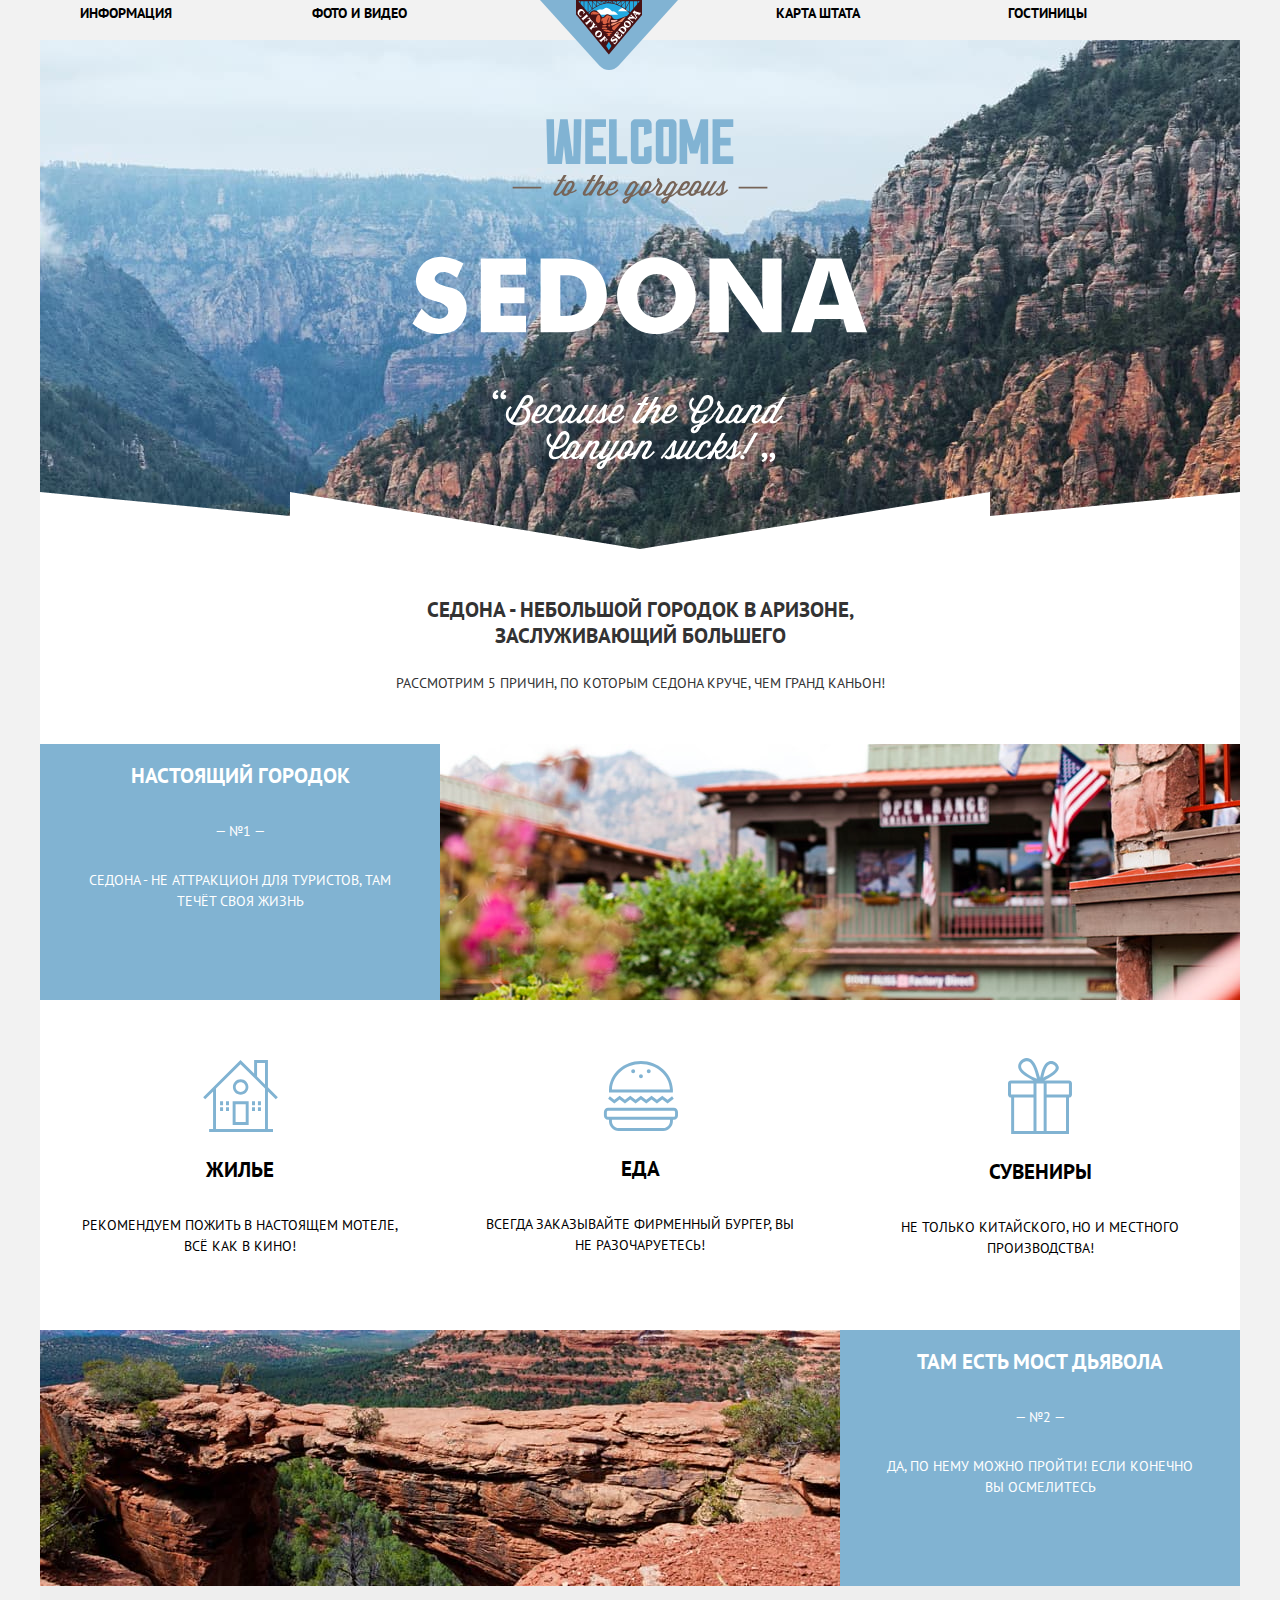
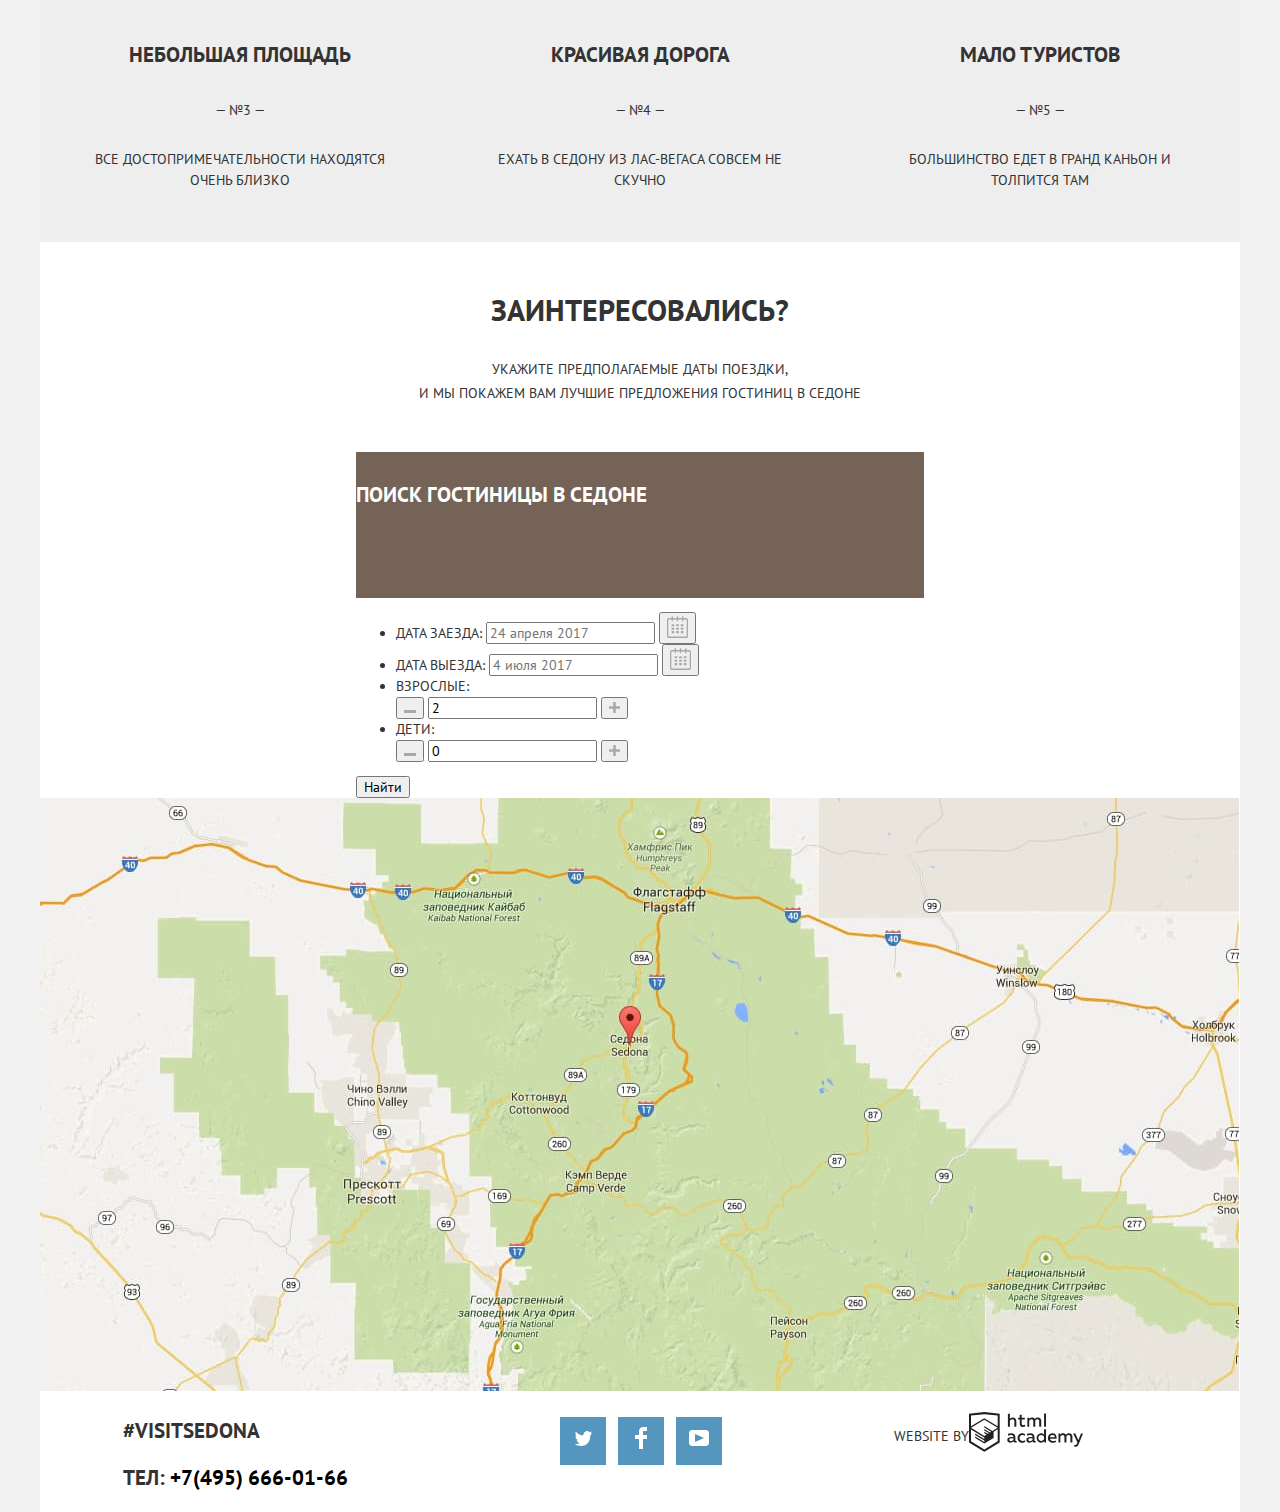
<file: index.html>
<!DOCTYPE html>
<html class="page" lang="ru">

<head>
  <meta charset="utf-8">
  <title>Sedona</title>
  <link href="https://fonts.googleapis.com/css2?family=PT+Sans:wght@400;700&display=swap" rel="stylesheet">
  <link rel="stylesheet" href="css/normalize.css">
  <link rel="stylesheet" href="css/style.css">
</head>

<body class="page-body">
  <header class="main-header">
    <nav class="main-nav">
      <a class="main-header-logo">
        <img src="img/logo-sedona.svg" width="138" height="70" alt="Логотип Седона">
      </a>
      <ul class="site-nav">
        <li class="navigation-item"><a href="#">Информация</a></li>
        <li class="navigation-item"><a href="#">Фото и видео</a></li>
        <li class="navigation-item navigation-item-three"><a href="#">Карта Штата</a></li>
        <li class="navigation-item "><a href="hotel.html">Гостиницы</a></li>
      </ul>
    </nav>
  </header>
  <main class="wrapper">
    <div class="banner">
      <img class="welcome-banner" src="img/welcome.svg" width="456" height="350" alt="Добро пожаловать в Седону">
    </div>
    <section class="introduction">
      <h1 class="visually-hidden">Гостиницы в Седоне </h1>
    </section>
    <section class="advantages">
      <div class="advantages-wrapper">
        <h2 class="intro-text">Преимущества</h2>
        <p class="thesis">Седона - небольшой городок в Аризоне, заслуживающий большего</p>
        <p class="thesis-text">Рассмотрим 5 причин, по которым Седона круче, чем гранд каньон!</p>
      </div>
      <ul class="features-list">
        <li class="feature-item">
          <div class="color-blue-fone">
            <h3 class="item-text color-insert">Настоящий городок</h3>
            <p class="item-number">— №1 —</p>
            <p class="advantages-feature-item">Седона - не аттракцион для туристов, там течёт своя жизнь</p>
          </div>
          <img class="img-home-sedona" src="img/real_city.jpg" width="800" height="256" alt="Дома Седоны">
          <ul class="advantages-list">
            <li class="feature-list-item">
              <div class="feature-icon">
                <svg width="75" height="72" viewBox="0 0 75 72" fill="none" xmlns="http://www.w3.org/2000/svg">
                  <path fill-rule="evenodd" clip-rule="evenodd"
                    d="M45.656 65.033H29.656V41.21H45.656V65.033ZM42.718 44.134H32.593V62.11H42.718V44.134Z"
                    fill="#81B3D2" />
                  <path fill-rule="evenodd" clip-rule="evenodd"
                    d="M72.771 39.253L74.847 37.185L64.939 27.32V0H51.127V13.567L37.5 0L0.151993 37.185L2.22899 39.253L10.061 31.458V69.076H6.12399V72H69.999V69.076H64.94V31.458L72.771 39.253ZM62.002 69.076H12.999V28.534L37.5 4.149L62.002 28.534V69.076ZM54.064 16.492L62.002 24.394V2.924H54.064V16.492Z"
                    fill="#81B3D2" />
                  <path fill-rule="evenodd" clip-rule="evenodd"
                    d="M37.656 34.7929C33.376 34.7929 29.906 31.3409 29.906 27.0799C29.906 22.8209 33.375 19.3669 37.656 19.3669C41.935 19.3669 45.406 22.8209 45.406 27.0799C45.406 31.3409 41.935 34.7929 37.656 34.7929ZM42.625 27.0799C42.625 24.3489 40.4 22.1349 37.656 22.1349C34.911 22.1349 32.686 24.3489 32.686 27.0799C32.686 29.8119 34.91 32.0279 37.656 32.0279C40.4 32.0279 42.625 29.8119 42.625 27.0799ZM17.061 41.2099H20.061V45.1289H17.061V41.2099ZM25.999 41.2099H22.999V45.1289H25.999V41.2099ZM17.061 47.1819H20.061V51.1009H17.061V47.1819ZM25.999 47.1819H22.999V51.1009H25.999V47.1819ZM48.998 41.2099H51.998V45.1289H48.998V41.2099ZM57.936 41.2099H54.936V45.1289H57.936V41.2099ZM48.998 47.1819H51.998V51.1009H48.998V47.1819ZM57.936 47.1819H54.936V51.1009H57.936V47.1819Z"
                    fill="#81B3D2" />
                </svg>
              </div>
              <h3 class="item-text">Жилье</h3>
              <p class="text-item">Рекомендуем пожить в настоящем мотеле, всё как в кино!</p>
            </li>
            <li class="feature-list-item">
              <div class="feature-icon">
                <svg width="75" height="70" viewBox="0 0 75 70" fill="none" xmlns="http://www.w3.org/2000/svg">
                  <path fill-rule="evenodd" clip-rule="evenodd"
                    d="M8.97802 31.544H69.855C69.896 30.925 69.924 30.303 69.924 29.674C69.924 29.2812 69.9081 28.8934 69.8922 28.5046V28.5045L69.892 28.501C69.227 12.657 55.186 0 37.952 0C20.719 0 6.67702 12.657 6.01302 28.501C5.99602 28.891 5.98102 29.281 5.98102 29.674C5.98102 30.303 6.00902 30.925 6.05102 31.544H8.97802ZM21.957 42.465L16.634 38.406L11.308 42.465L5.12002 37.751L6.84102 35.294L11.308 38.695L16.635 34.638L21.958 38.695L27.283 34.638L32.611 38.695L37.939 34.638L43.267 38.695L48.596 34.638L53.923 38.695L59.253 34.639L64.589 38.696L69.063 35.293L70.783 37.752L64.589 42.464L59.253 38.405L53.923 42.465L48.596 38.406L43.267 42.465L37.939 38.406L32.611 42.465L27.283 38.406L21.957 42.465ZM5.05102 46.71H70.854C73.128 46.71 74.988 48.65 74.988 51.023V54.527C74.988 56.899 73.127 58.84 70.853 58.84H69.923V59.893C69.923 65.429 65.581 69.958 60.275 69.958H15.629C10.322 69.958 5.98102 65.429 5.98102 59.893V58.84H5.05102C2.77702 58.84 0.916016 56.899 0.916016 54.527V51.023C0.916016 48.65 2.77702 46.71 5.05102 46.71ZM60.276 66.915C63.987 66.915 67.006 63.765 67.006 59.894H67.005V58.841H8.89802V59.894C8.89802 63.765 11.918 66.915 15.629 66.915H60.276ZM72.071 54.527C72.071 55.215 71.513 55.798 70.853 55.798H5.05102C4.39102 55.798 3.83402 55.216 3.83402 54.527V51.023C3.83402 50.335 4.39202 49.752 5.05102 49.752H70.853C71.513 49.752 72.071 50.334 72.071 51.023V54.527ZM66.973 28.501C66.302 14.359 53.543 3.043 37.952 3.043C22.361 3.043 9.60402 14.359 8.93102 28.501H66.973Z"
                    fill="#81B3D2" />
                  <path
                    d="M37.952 17.29C39.0262 17.29 39.897 16.3811 39.897 15.26C39.897 14.1388 39.0262 13.23 37.952 13.23C36.8778 13.23 36.007 14.1388 36.007 15.26C36.007 16.3811 36.8778 17.29 37.952 17.29Z"
                    fill="#81B3D2" />
                  <path
                    d="M30.172 12.26C31.2468 12.26 32.118 11.3511 32.118 10.23C32.118 9.10881 31.2468 8.19995 30.172 8.19995C29.0973 8.19995 28.226 9.10881 28.226 10.23C28.226 11.3511 29.0973 12.26 30.172 12.26Z"
                    fill="#81B3D2" />
                  <path
                    d="M45.732 12.26C46.8068 12.26 47.678 11.3511 47.678 10.23C47.678 9.10881 46.8068 8.19995 45.732 8.19995C44.6573 8.19995 43.786 9.10881 43.786 10.23C43.786 11.3511 44.6573 12.26 45.732 12.26Z"
                    fill="#81B3D2" />
                </svg>
              </div>
              <h3 class="item-text">Еда</h3>
              <p class="text-item">Всегда заказывайте фирменный бургер, вы не разочаруетесь!</p>
            </li>
            <li class="feature-list-item">
              <div class="feature-icon">
                <svg width="64" height="77" viewBox="0 0 64 77" fill="none" xmlns="http://www.w3.org/2000/svg">
                  <path fill-rule="evenodd" clip-rule="evenodd"
                    d="M61.097 23.501H36.312C50.125 16.602 51.229 12.25 50.72 9.816C49.558 5.853 45.028 2.793 40.718 4.409C35.149 6.498 33.581 14.797 32.074 20.796C30.15 14.726 28.29 6.982 23.938 3.059C22.677 1.921 20.843 0.794999 18.175 1.031C14.149 1.387 8.373 6.413 10.717 12.012C12.968 17.39 20.404 20.789 25.295 23.501H2.879C1.29355 23.5026 0.00715075 24.7846 0 26.37V37.692C0.00715075 39.2774 1.29355 40.5594 2.879 40.561H3.153V77H60.994V40.561H61.097C62.6828 40.5599 63.9698 39.2778 63.977 37.692V26.37C63.9698 24.7842 62.6828 23.5021 61.097 23.501ZM42.413 6.944C44.516 6.634 47.395 8.243 47.668 10.153C48.061 12.909 44.268 15.408 42.582 16.574C40.059 18.318 37.654 19.217 35.295 20.629C36.179 16.939 37.844 7.618 42.413 6.944ZM19.531 16.912C17.306 15.427 12.987 12.481 13.091 9.141C13.203 5.546 18.834 2.571 21.905 5.255C25.761 8.626 27.618 16.36 29.024 21.812C25.775 20.273 22.696 19.024 19.531 16.912ZM25.503 74.026H6.136V40.561H25.504V74.026H25.503ZM25.503 37.524H3.046V26.538H25.503V37.524ZM35.66 37.524V74.027H28.486V26.538H35.66V37.524ZM58.011 74.026H38.644V40.561H58.011V74.026ZM60.931 37.524H38.644V26.538H60.931V37.524Z"
                    fill="#81B3D2" />
                </svg>
              </div>
              <h3 class="item-text">Сувениры</h3>
              <p class="text-item">Не только китайского, но и местного производства!</p>
            </li>
          </ul>
        </li>
        <li class="feature-item  devil">
          <img class="img-devil" src="img/devil's_bridge.jpg" width="800" height="256" alt="Мост дьявола">
          <div class="feature-info color-blue-fone">
            <h3 class="item-text color-insert">Там есть Мост дьявола</h3>
            <p class="item-number">— №2 —</p>
            <p class="advantages-feature-item">Да, по нему можно пройти! Если конечно вы осмелитесь</p>
          </div>
        </li>
        <li class="color-grey-fone">
          <h3 class="item-text">Небольшая площадь</h3>
          <p>— №3 —</p>
          <p class="text-item">Все достопримечательности находятся очень близко</p>
        </li>
        <li class="color-grey-fone">
          <h3 class="item-text">Красивая дорога</h3>
          <p>— №4 —</p>
          <p class="text-item">Ехать в Седону из Лас-Вегаса совсем не скучно</p>
        </li>
        <li class="color-grey-fone">
          <h3 class="item-text">Мало туристов</h3>
          <p>— №5 —</p>
          <p class="text-item">Большинство едет в Гранд Каньон и толпится там</p>
        </li>
      </ul>
    </section>
    <section class="search-main">
      <h2 class="interested">Заинтересовались?</h2>
      <p class="interested-info">Укажите предполагаемые даты поездки,<br>
        и мы покажем Вам лучшие предложения гостиниц в Седоне</p>
    </section>
    <div class="search-block">
      <a class="button-search" href="#">Поиск гостиницы в седоне</a>
      <div class="form-block">
        <form id="searching-form" class="search-form">
          <ul class="list-reset search-list">
            <li class="search-option search-date">
              <label for="search-arrival">Дата заезда:</label>
              <input class="search-input-date search-input" type="text" name="arrival" id="search-arrival" placeholder="24 апреля 2017">
              <button type="button" class="calendar-button button-reset">
                <svg class="calendar" width="21" height="23" viewBox="0 0 21 23" fill="none" xmlns="http://www.w3.org/2000/svg">
                  <path fill-rule="evenodd" clip-rule="evenodd" d="M16.406 3.02498H19.251C20.217 3.02498 21 3.84698 21 4.86198V21.164C21 22.179 20.217 23 19.251 23H1.75C0.784 23 0 22.179 0 21.164V4.86198C0 3.84698 0.784 3.02498 1.75 3.02498H4.593V1.64798C4.593 1.26698 4.887 0.958984 5.25 0.958984C5.612 0.958984 5.906 1.26698 5.906 1.64798V3.02498H9.844V1.64798C9.844 1.26698 10.138 0.958984 10.501 0.958984C10.862 0.958984 11.156 1.26698 11.156 1.64798V3.02498H15.094V1.64798C15.094 1.26698 15.387 0.958984 15.75 0.958984C16.112 0.958984 16.406 1.26698 16.406 1.64798V3.02498ZM19.5646 21.484C19.6466 21.3979 19.691 21.2828 19.688 21.164H19.689V4.86198C19.689 4.60898 19.493 4.40298 19.252 4.40298H16.407V5.78098C16.407 6.16198 16.113 6.46998 15.751 6.46998C15.388 6.46998 15.095 6.16198 15.095 5.78098V4.40298H11.157V5.78098C11.157 6.16198 10.863 6.46998 10.502 6.46998C10.139 6.46998 9.845 6.16198 9.845 5.78098V4.40298H5.907V5.78098C5.907 6.16198 5.613 6.46998 5.251 6.46998C4.888 6.46998 4.594 6.16198 4.594 5.78098V4.40298H1.75C1.50263 4.40953 1.30696 4.61458 1.312 4.86198V21.164C1.30696 21.4114 1.50263 21.6164 1.75 21.623H19.251C19.3698 21.6201 19.4826 21.5701 19.5646 21.484Z" fill="#A9A9A9"></path>
                  <path fill-rule="evenodd" clip-rule="evenodd" d="M4.59399 9.22498H7.21899V11.291H4.59399V9.22498ZM4.59399 12.668H7.21899V14.735H4.59399V12.668ZM7.21899 16.112H4.59399V18.178H7.21899V16.112ZM9.18799 16.112H11.813V18.178H9.18799V16.112ZM11.813 12.668H9.18799V14.735H11.813V12.668ZM9.18799 9.22498H11.813V11.291H9.18799V9.22498ZM16.406 16.112H13.781V18.178H16.406V16.112ZM13.781 12.668H16.406V14.735H13.781V12.668ZM16.406 9.22498H13.781V11.291H16.406V9.22498Z" fill="#A9A9A9"></path>
                </svg>
              </button>
            </li>
            <li class="search-option search-date">
              <label for="search-depature">Дата выезда:</label>
              <input class="search-input-date search-input" type="text" name="depature" id="search-depature" placeholder="4 июля 2017">
              <button type="button" class="calendar-button button-reset">
                <svg class="calendar" width="21" height="23" viewBox="0 0 21 23" fill="none" xmlns="http://www.w3.org/2000/svg">
                  <path fill-rule="evenodd" clip-rule="evenodd" d="M16.406 3.02498H19.251C20.217 3.02498 21 3.84698 21 4.86198V21.164C21 22.179 20.217 23 19.251 23H1.75C0.784 23 0 22.179 0 21.164V4.86198C0 3.84698 0.784 3.02498 1.75 3.02498H4.593V1.64798C4.593 1.26698 4.887 0.958984 5.25 0.958984C5.612 0.958984 5.906 1.26698 5.906 1.64798V3.02498H9.844V1.64798C9.844 1.26698 10.138 0.958984 10.501 0.958984C10.862 0.958984 11.156 1.26698 11.156 1.64798V3.02498H15.094V1.64798C15.094 1.26698 15.387 0.958984 15.75 0.958984C16.112 0.958984 16.406 1.26698 16.406 1.64798V3.02498ZM19.5646 21.484C19.6466 21.3979 19.691 21.2828 19.688 21.164H19.689V4.86198C19.689 4.60898 19.493 4.40298 19.252 4.40298H16.407V5.78098C16.407 6.16198 16.113 6.46998 15.751 6.46998C15.388 6.46998 15.095 6.16198 15.095 5.78098V4.40298H11.157V5.78098C11.157 6.16198 10.863 6.46998 10.502 6.46998C10.139 6.46998 9.845 6.16198 9.845 5.78098V4.40298H5.907V5.78098C5.907 6.16198 5.613 6.46998 5.251 6.46998C4.888 6.46998 4.594 6.16198 4.594 5.78098V4.40298H1.75C1.50263 4.40953 1.30696 4.61458 1.312 4.86198V21.164C1.30696 21.4114 1.50263 21.6164 1.75 21.623H19.251C19.3698 21.6201 19.4826 21.5701 19.5646 21.484Z" fill="#A9A9A9"></path>
                  <path fill-rule="evenodd" clip-rule="evenodd" d="M4.59399 9.22498H7.21899V11.291H4.59399V9.22498ZM4.59399 12.668H7.21899V14.735H4.59399V12.668ZM7.21899 16.112H4.59399V18.178H7.21899V16.112ZM9.18799 16.112H11.813V18.178H9.18799V16.112ZM11.813 12.668H9.18799V14.735H11.813V12.668ZM9.18799 9.22498H11.813V11.291H9.18799V9.22498ZM16.406 16.112H13.781V18.178H16.406V16.112ZM13.781 12.668H16.406V14.735H13.781V12.668ZM16.406 9.22498H13.781V11.291H16.406V9.22498Z" fill="#A9A9A9"></path>
                </svg>
              </button>
            </li>
            <li class="search-option search-number">
              <label for="search-adults">Взрослые:</label>
              <div class="number-wrapper">
                <button class="number-button button-reset button-minus" type="button">
                  <svg class="sign" width="12" height="3" viewBox="0 0 12 3" fill="none" xmlns="http://www.w3.org/2000/svg">
                    <rect width="12" height="3" fill="#A9A9A9"></rect>
                  </svg>
                </button>
                <input class="search-input-number search-input input-number-reset" type="number" name="adults" id="search-adults" value="2" min="1">
                <button class="number-button button-reset button-plus" type="button">
                  <svg class="sign" width="11" height="11" viewBox="0 0 11 11" fill="none" xmlns="http://www.w3.org/2000/svg">
                    <path fill-rule="evenodd" clip-rule="evenodd" d="M4.23086 6.76932V11H6.76932V6.76932H11V4.23086H6.76932V0H4.23085V4.23086H0V6.76932H4.23086Z" fill="#A9A9A9"></path>
                  </svg>
                </button>
              </div>
            </li>
            <li class="search-option search-number">
              <label for="search-children">Дети:</label>
              <div class="number-wrapper">
                <button class="number-button button-reset button-minus" type="button">
                  <svg class="sign" width="12" height="3" viewBox="0 0 12 3" fill="none" xmlns="http://www.w3.org/2000/svg">
                    <rect width="12" height="3" fill="#A9A9A9"></rect>
                  </svg>
                </button>
                <input class="search-input-number search-input input-number-reset" type="number" name="children" id="search-children" value="0" min="0">
                <button class="number-button button-reset button-plus" type="button">
                  <svg class="sign" width="11" height="11" viewBox="0 0 11 11" fill="none" xmlns="http://www.w3.org/2000/svg">
                    <path fill-rule="evenodd" clip-rule="evenodd" d="M4.23086 6.76932V11H6.76932V6.76932H11V4.23086H6.76932V0H4.23085V4.23086H0V6.76932H4.23086Z" fill="#A9A9A9"></path>
                  </svg>
                </button>
              </div>
            </li>
          </ul>
          <button class="button-find" type="submit" value="Найти гостиницу">Найти</button>
        </form>
      </div>
    </div>
    <img class="map-column" src="img/bg-map.jpg" width="1199" height="594" alt="Карта города">
  </main>
  <footer class="page-footer">
    <section class="footer-info">
      <p>#visitSEDONA</p>
      <p>ТЕЛ: <a href="tel:+74956660166">+7(495) 666-01-66</a></p>
    </section>
    <section>
      <ul class="social-list">
        <li class="social-item">
          <a href="https://twitter.com/">
            <span class="visually-hidden">Twitter</span>
            <svg width="17" height="16" viewBox="0 0 17 16" fill="none" xmlns="http://www.w3.org/2000/svg">
              <path
                d="M10.95 1.14409C12.635 0.648089 13.934 1.41409 14.527 2.32309C15.2 2.09209 15.858 1.84209 16.538 1.61509C16.5249 2.30145 16.2117 2.94761 15.681 3.38309C16.366 3.55309 16.985 2.89209 16.985 2.89209C16.816 3.89209 15.979 4.68009 15.422 4.91609C15.191 11.6661 12.247 16.1331 5.34498 15.9981H4.89898C4.48898 15.9981 0.734977 15.5381 0.000976562 14.1111C2.27198 14.3071 3.89398 13.6891 4.69398 12.9341C3.73398 12.6341 2.01498 12.4571 1.71498 9.98409C2.06398 10.0901 2.27898 10.2121 2.90498 10.1031C1.70498 9.24709 0.373977 8.53009 0.447977 6.33009C0.732977 6.65809 1.51498 6.86609 1.78798 6.80209C1.08498 6.56109 -0.182023 3.44209 0.893977 1.85009C2.71198 3.70409 4.62898 5.45609 8.04598 5.62309C8.25398 3.33009 9.18298 1.79309 10.95 1.14409Z"
                fill="white" />
            </svg>
          </a>
        </li>
        <li class="social-item">
          <a href="https://www.facebook.com/">
            <span class="visually-hidden">Facebook</span>
            <svg width="12" height="22" viewBox="0 0 12 22" fill="none" xmlns="http://www.w3.org/2000/svg">
              <path d="M12 4V0H8C5.79086 0 4 1.79086 4 4V8H0V12H4V22H8V12H12V8H8V4H12Z" fill="white" />
            </svg>
          </a>
        </li>
        <li class="social-item">
          <a href="https://www.youtube.com/">
            <span class="visually-hidden">YouTube</span>
            <svg width="20" height="16" viewBox="0 0 20 16" fill="none" xmlns="http://www.w3.org/2000/svg">
              <path fill-rule="evenodd" clip-rule="evenodd"
                d="M3 0H17C18.65 0 20 1.35 20 3V13C20 14.65 18.65 16 17 16H3C1.35 16 0 14.65 0 13V3C0 1.35 1.35 0 3 0ZM6.027 4.002V11.998L15.014 8L6.027 4.002Z"
                fill="white"></path>
            </svg>
          </a>
        </li>
      </ul>
    </section>
    <section class="developers">
      <p class="developers-item">
        Website by
        <a href="https://up.htmlacademy.ru/htmlcss/29/project/sedona">
          <svg width="115" height="41" viewBox="0 0 115 41" fill="none" xmlns="http://www.w3.org/2000/svg">
            <path fill-rule="evenodd" clip-rule="evenodd"
              d="M15.5197 1.05737H15.3509L0 2.71895V31.4945L15.3509 40.8382L30.7018 31.4945V2.71895L15.5197 1.05737ZM77.0183 2.62185H75.0876V15.7311H77.0183V2.62185ZM40.8619 2.63264V7.76843C41.6131 6.9864 42.6386 6.5436 43.7105 6.53843C44.6823 6.47908 45.6329 6.84495 46.3253 7.54479C47.0177 8.24462 47.3866 9.21244 47.3399 10.2068V15.7634H45.367V10.4658C45.4231 9.94897 45.2754 9.43059 44.9566 9.02553C44.6377 8.62047 44.174 8.36218 43.6683 8.3079H43.3518C42.3456 8.36979 41.4321 8.9295 40.9041 9.80764V15.7634H38.8995V2.63264H40.8619ZM77.0183 31.4837H75.2775V30.0595C74.4828 31.1353 73.23 31.7538 71.9119 31.7211C69.4751 31.5528 67.5825 29.4822 67.5825 26.9845C67.5825 24.4867 69.4751 22.4162 71.9119 22.2479C73.1195 22.2052 74.2818 22.7203 75.0771 23.6505V18.3205H77.0183V31.4837ZM47.0656 30.0595C47.263 30.0515 47.4583 30.0152 47.6459 29.9516V31.3866C47.2482 31.5404 46.826 31.6172 46.4009 31.6132C45.6482 31.6769 44.9394 31.2429 44.639 30.5342C43.7036 31.31 42.5302 31.7227 41.3261 31.6995C39.733 31.6995 38.256 30.804 38.256 28.9482C38.256 26.65 40.3661 25.9379 42.1702 25.9379C42.9402 25.9505 43.707 26.0408 44.4596 26.2076V25.884C44.4596 24.805 43.6578 23.9742 42.1491 23.9742C41.0585 23.9764 39.9804 24.2116 38.9839 24.6647V22.8305C40.0678 22.451 41.204 22.2506 42.3495 22.2371C44.8394 22.2371 46.3693 23.4455 46.3693 26.1753V29.4121C46.3546 29.5668 46.401 29.721 46.4981 29.8406C46.5951 29.9601 46.7349 30.035 46.8862 30.0487H47.0656V30.0595ZM40.2711 28.8403C40.298 29.229 40.4761 29.5905 40.7655 29.844C41.055 30.0974 41.4317 30.2217 41.8115 30.189H41.9275C42.8819 30.1906 43.7973 29.8022 44.4702 29.11V27.5779C43.842 27.4414 43.2026 27.3655 42.5605 27.3513C41.5055 27.3513 40.2817 27.7074 40.2817 28.8403H40.2711ZM56.0229 22.9384C55.1962 22.4632 54.2596 22.2246 53.3115 22.2479H52.9422C51.7332 22.2873 50.5891 22.8166 49.7619 23.7192C48.9347 24.6218 48.4923 25.8236 48.5321 27.06V27.5024C48.6957 30.0004 50.805 31.8921 53.2482 31.7318C54.2519 31.7555 55.2477 31.5452 56.1601 31.1168V29.2718C55.3769 29.7215 54.4945 29.9591 53.5963 29.9624C52.5199 30.0288 51.4963 29.4793 50.9385 28.5356C50.3806 27.5918 50.3806 26.4095 50.9385 25.4658C51.4963 24.522 52.5199 23.9725 53.5963 24.039C54.461 24.0357 55.3066 24.2989 56.0229 24.7942V22.9384ZM66.1514 30.0595C66.3488 30.0515 66.5441 30.0152 66.7317 29.9516V31.3866C66.334 31.5404 65.9118 31.6172 65.4867 31.6132C64.734 31.6769 64.0252 31.2429 63.7248 30.5342C62.7894 31.31 61.616 31.7227 60.4119 31.6995C58.8188 31.6995 57.3417 30.804 57.3417 28.9482C57.3417 26.65 59.4518 25.9379 61.256 25.9379C62.0259 25.9505 62.7928 26.0408 63.5454 26.2076V25.884C63.5454 24.805 62.7436 23.9742 61.2349 23.9742C60.1443 23.9764 59.0662 24.2116 58.0697 24.6647V22.8305C59.1536 22.451 60.2897 22.2506 61.4353 22.2371C63.9252 22.2371 65.455 23.4455 65.455 26.1753V29.4121C65.4404 29.5668 65.4868 29.721 65.5838 29.8406C65.6809 29.9601 65.8207 30.035 65.972 30.0487H66.1514V30.0595ZM59.855 29.8481C59.5632 29.5943 59.3837 29.2311 59.3569 28.8403H59.378C59.378 27.7074 60.5385 27.3513 61.6569 27.3513C62.299 27.3655 62.9383 27.4414 63.5665 27.5779V29.11C62.8937 29.8022 61.9782 30.1906 61.0239 30.189H60.9078C60.5263 30.2247 60.1469 30.1019 59.855 29.8481ZM69.3271 26.9305C69.3271 25.2859 70.6308 23.9526 72.239 23.9526L72.2601 24.0066C73.4742 24.0066 74.5742 24.7382 75.0665 25.8732V28.0311C74.5856 29.1871 73.4673 29.9296 72.239 29.9084C70.6308 29.9084 69.3271 28.5752 69.3271 26.9305ZM83.3486 22.2479C86.8408 22.2479 88.0541 25.1395 87.4844 27.7397H80.922C81.1436 29.3582 82.6839 30.0163 84.2876 30.0163C85.2509 30.0196 86.2027 29.8021 87.0729 29.3797V31.1061C86.0736 31.5421 84.9939 31.7519 83.9078 31.7211C81.2385 31.7211 78.8963 30.189 78.8963 26.9521C78.8362 25.7502 79.2482 24.5736 80.0408 23.6841C80.8334 22.7945 81.9408 22.2658 83.1165 22.2155H83.3486V22.2479ZM80.8693 26.1753C80.9704 24.8237 82.1216 23.8104 83.4436 23.9095H83.4858C84.1064 23.8531 84.7196 24.08 85.1612 24.5295C85.6028 24.979 85.8275 25.6051 85.7752 26.24H80.8693V26.1753ZM89.489 31.4621V22.4961H91.2298V23.575C91.9777 22.7197 93.041 22.2229 94.1628 22.2047C95.2951 22.1328 96.3712 22.7163 96.9482 23.7153C97.7407 22.8335 98.8477 22.3161 100.018 22.2803C100.952 22.2327 101.859 22.6011 102.507 23.2901C103.154 23.9792 103.478 24.9213 103.394 25.8732V31.4837H101.39V25.9271C101.437 25.4734 101.306 25.0191 101.024 24.6647C100.743 24.3104 100.336 24.0852 99.8917 24.039H99.6174C98.7512 24.0941 97.9525 24.536 97.4335 25.2474V31.4837H95.4289V25.9271C95.4728 25.47 95.3357 25.0139 95.0481 24.6611C94.7606 24.3082 94.3467 24.088 93.8991 24.0497H93.6881C92.7466 24.1344 91.8915 24.6449 91.3564 25.4416V31.5161H89.5312L89.489 31.4621ZM113.977 22.4745H111.972L109.324 29.2718L106.306 22.4853H104.196L108.417 31.5484L108.237 32.0016C107.72 33.3611 107.003 34.0516 106.053 34.0516C105.75 34.0548 105.447 34.0112 105.156 33.9221V35.6161C105.536 35.7125 105.926 35.7632 106.317 35.7671C107.646 35.7671 108.902 35.0226 109.851 32.6813L113.977 22.4745ZM52.689 6.78658V3.54974L50.7266 4.01369V6.73264H49.144V8.49132H50.7899V12.9905C50.7231 13.817 51.0244 14.6301 51.61 15.2038C52.1955 15.7775 53.0028 16.0505 53.8073 15.9468C54.5996 15.9535 55.3875 15.8259 56.139 15.5692V13.8429C55.5727 14.0781 54.9672 14.199 54.356 14.199C53.2165 14.199 52.689 13.8105 52.689 12.6237V8.5129H55.8541V6.78658H52.689ZM58.3862 15.7526V6.75421H60.1376V7.83316C60.8811 6.97655 61.9403 6.476 63.0601 6.45211C64.1624 6.38099 65.2146 6.93142 65.8032 7.88711C66.5958 7.00534 67.7028 6.48794 68.8734 6.45211C69.8138 6.41462 70.7233 6.79859 71.364 7.50353C72.0046 8.20846 72.3126 9.16418 72.2073 10.1205V15.7418H70.2028V10.1853C70.2499 9.73151 70.1184 9.27721 69.8373 8.92287C69.5561 8.56853 69.1485 8.34334 68.7046 8.29711H68.4619C67.5957 8.35228 66.797 8.7942 66.278 9.50553V15.7418H64.2734V10.1853C64.3206 9.73151 64.1891 9.27721 63.9079 8.92287C63.6268 8.56853 63.2191 8.34334 62.7752 8.29711H62.5326C61.5911 8.38181 60.736 8.89229 60.2009 9.68895V15.7634H58.3862V15.7526ZM28.6972 30.3033L28.7078 30.2968L28.6972 30.3184V30.3033ZM28.6972 18.3205V30.3033L15.3509 38.4321L2.00459 30.3184V18.5147L15.2876 26.6068V28.0311L6.18257 22.5284V23.9418L15.3404 29.5632V31.0629L6.19312 25.4955V26.9521L15.3509 32.5734L24.5826 26.9197V20.8129L28.6972 18.3205ZM28.7078 16.7776L25.0362 18.9355L23.3482 20.0145L15.3087 15.0837V16.4971L22.156 20.7266L22.0083 20.8237L20.9532 21.4063L15.2876 17.9537V19.3995L19.761 22.1184L18.706 22.8413L15.3298 20.7913V22.2047L17.5454 23.5426L15.2982 24.9021L2.11009 16.864L15.3087 8.72869L28.7078 16.7776ZM15.2876 7.27211L28.7078 15.3534V4.56395L15.3615 3.12895L2.01514 4.56395V15.3534L15.2876 7.27211Z"
              fill="#231F20" />
          </svg>
        </a>
      </p>
    </section>
  </footer>
</body>

</html>
</file>
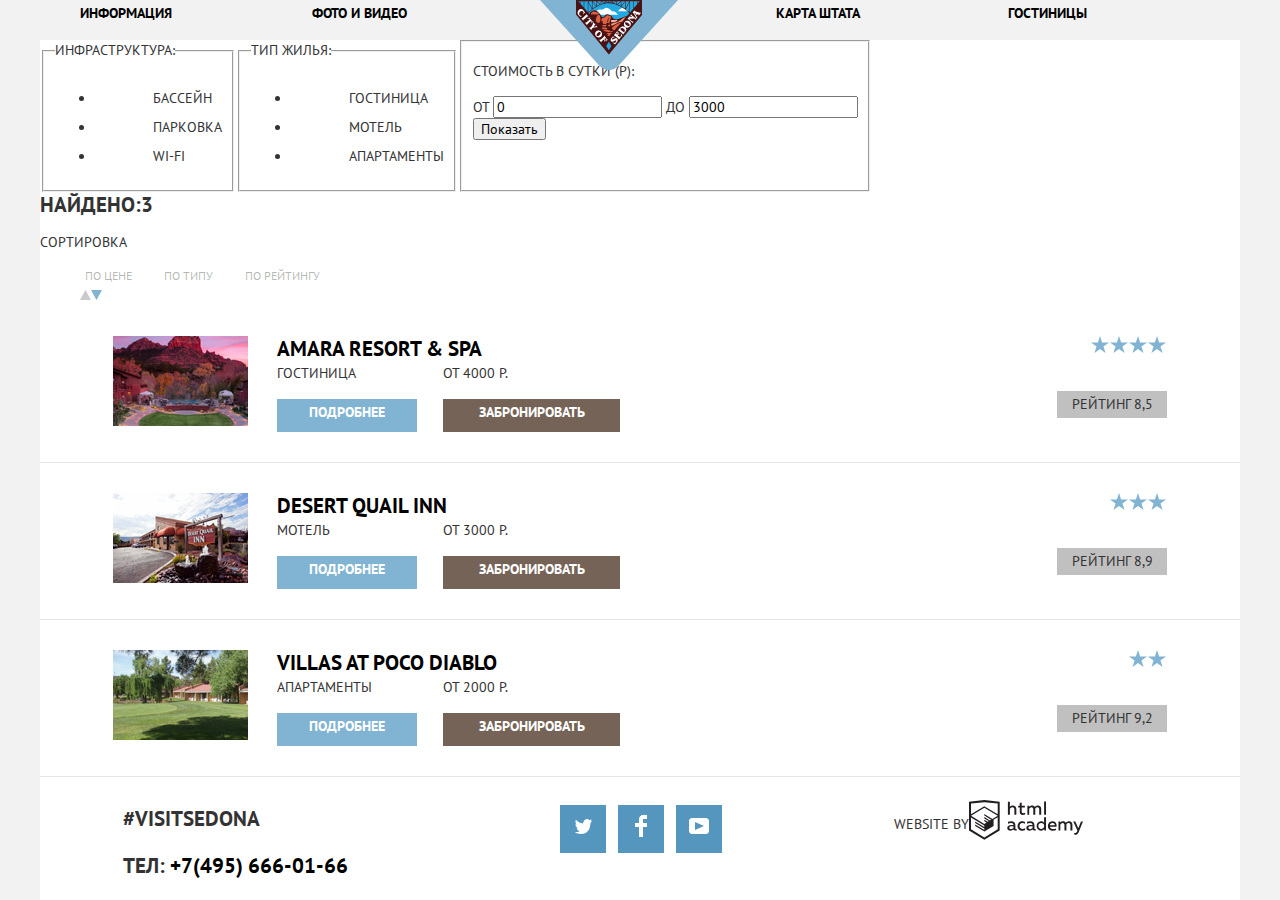
<file: hotel.html>
<!DOCTYPE html>
<html class="page" lang="ru">

<head>
  <meta charset="utf-8">
  <title>Sedona</title>
  <link href="https://fonts.googleapis.com/css2?family=PT+Sans:wght@400;700&display=swap" rel="stylesheet">
  <link rel="stylesheet" href="css/normalize.css">
  <link rel="stylesheet" href="css/style.css">
</head>

<body class="page-body">
  <header class="main-header">
    <nav class="main-nav">
      <a href="index.html" class="main-header-logo">
        <img src="img/logo-sedona.svg" width="138" height="70" alt="Логотип Седона">
      </a>
      <ul class="site-nav">
        <li class="navigation-item"><a href="index.html">Информация</a></li>
        <li class="navigation-item"><a href="#">Фото и видео</a></li>
        <li class="navigation-item navigation-item-three"><a href="#">Карта Штата</a></li>
        <li class="navigation-item "><a href="hotel.html">Гостиницы</a></li>
      </ul>
    </nav>
  </header>
  <main class="wrapper">
    <h1 class="visually-hidden">Каталог</h1>
    <section class="hotels-filter content-indent">
      <h2 class="visually-hidden">Фильтр товаров</h2>
      <form class="filter">
        <fieldset>
          <legend>Инфраструктура:</legend>
          <ul class="list-reset">
            <li class="filter-option filter-checkbox">
              <input class="visually-hidden filter-input-checkbox filter-input" type="checkbox" name="swimming" id="filter-swimming" checked="">
              <label for="filter-swimming">
                <svg class="checkbox-on" width="27" height="23" viewBox="0 0 27 23" fill="none" xmlns="http://www.w3.org/2000/svg">
                  <path d="M7.28505 7.48601L4.45605 10.315L12.2391 18.098L26.1711 4.16601L23.3431 1.33701L12.2391 12.439L7.28505 7.48601Z" fill="white"></path>
                  <path d="M21 20C21 20.542 20.542 21 20 21H3C2.458 21 2 20.542 2 20V3C2 2.458 2.458 2 3 2H19.908L21.493 0.415C21.041 0.146542 20.5257 0.00329969 20 0H3C1.35 0 0 1.35 0 3V20C0 21.65 1.35 23 3 23H20C21.65 23 23 21.65 23 20V10.171L21 12.171V20Z" fill="white"></path>
                </svg>
                <svg class="checkbox-off" width="23" height="23" viewBox="0 0 23 23" fill="none" xmlns="http://www.w3.org/2000/svg">
                  <path fill-rule="evenodd" clip-rule="evenodd" d="M3 0H20C21.65 0 23 1.35 23 3V20C23 21.65 21.65 23 20 23H3C1.35 23 0 21.65 0 20V3C0 1.35 1.35 0 3 0ZM21 3C21 2.458 20.542 2 20 2H3C2.458 2 2 2.458 2 3V20C2 20.542 2.458 21 3 21H20C20.542 21 21 20.542 21 20V3Z" fill="white"></path>
                </svg>
                Бассейн
              </label>
            </li>
            <li class="filter-option filter-checkbox">
              <input class="visually-hidden filter-input-checkbox filter-input" type="checkbox" name="parking" id="filter-parking">
              <label for="filter-parking">
                <svg class="checkbox-on" width="27" height="23" viewBox="0 0 27 23" fill="none" xmlns="http://www.w3.org/2000/svg">
                  <path d="M7.28505 7.48601L4.45605 10.315L12.2391 18.098L26.1711 4.16601L23.3431 1.33701L12.2391 12.439L7.28505 7.48601Z" fill="white"></path>
                  <path d="M21 20C21 20.542 20.542 21 20 21H3C2.458 21 2 20.542 2 20V3C2 2.458 2.458 2 3 2H19.908L21.493 0.415C21.041 0.146542 20.5257 0.00329969 20 0H3C1.35 0 0 1.35 0 3V20C0 21.65 1.35 23 3 23H20C21.65 23 23 21.65 23 20V10.171L21 12.171V20Z" fill="white"></path>
                </svg>
                <svg class="checkbox-off" width="23" height="23" viewBox="0 0 23 23" fill="none" xmlns="http://www.w3.org/2000/svg">
                  <path fill-rule="evenodd" clip-rule="evenodd" d="M3 0H20C21.65 0 23 1.35 23 3V20C23 21.65 21.65 23 20 23H3C1.35 23 0 21.65 0 20V3C0 1.35 1.35 0 3 0ZM21 3C21 2.458 20.542 2 20 2H3C2.458 2 2 2.458 2 3V20C2 20.542 2.458 21 3 21H20C20.542 21 21 20.542 21 20V3Z" fill="white"></path>
                </svg>
                Парковка
              </label>
            </li>
            <li class="filter-option filter-checkbox">
              <input class="visually-hidden filter-input-checkbox filter-input" type="checkbox" name="wifi" id="filter-wifi">
              <label for="filter-wifi">
                <svg class="checkbox-on" width="27" height="23" viewBox="0 0 27 23" fill="none" xmlns="http://www.w3.org/2000/svg">
                  <path d="M7.28505 7.48601L4.45605 10.315L12.2391 18.098L26.1711 4.16601L23.3431 1.33701L12.2391 12.439L7.28505 7.48601Z" fill="white"></path>
                  <path d="M21 20C21 20.542 20.542 21 20 21H3C2.458 21 2 20.542 2 20V3C2 2.458 2.458 2 3 2H19.908L21.493 0.415C21.041 0.146542 20.5257 0.00329969 20 0H3C1.35 0 0 1.35 0 3V20C0 21.65 1.35 23 3 23H20C21.65 23 23 21.65 23 20V10.171L21 12.171V20Z" fill="white"></path>
                </svg>
                <svg class="checkbox-off" width="23" height="23" viewBox="0 0 23 23" fill="none" xmlns="http://www.w3.org/2000/svg">
                  <path fill-rule="evenodd" clip-rule="evenodd" d="M3 0H20C21.65 0 23 1.35 23 3V20C23 21.65 21.65 23 20 23H3C1.35 23 0 21.65 0 20V3C0 1.35 1.35 0 3 0ZM21 3C21 2.458 20.542 2 20 2H3C2.458 2 2 2.458 2 3V20C2 20.542 2.458 21 3 21H20C20.542 21 21 20.542 21 20V3Z" fill="white"></path>
                </svg>
                Wi-Fi
              </label>
            </li>
          </ul>
        </fieldset>
        <fieldset>
          <legend>Тип жилья:</legend>
          <ul class="list-reset">
            <li class="filter-option filter-checkbox">
              <input class="visually-hidden filter-input-checkbox filter-input" type="checkbox" name="swimming" id="filter-hosterly" checked="">
              <label for="filter-hosterly">
                <svg class="checkbox-on" width="27" height="23" viewBox="0 0 27 23" fill="none" xmlns="http://www.w3.org/2000/svg">
                  <path d="M7.28505 7.48601L4.45605 10.315L12.2391 18.098L26.1711 4.16601L23.3431 1.33701L12.2391 12.439L7.28505 7.48601Z" fill="white"></path>
                  <path d="M21 20C21 20.542 20.542 21 20 21H3C2.458 21 2 20.542 2 20V3C2 2.458 2.458 2 3 2H19.908L21.493 0.415C21.041 0.146542 20.5257 0.00329969 20 0H3C1.35 0 0 1.35 0 3V20C0 21.65 1.35 23 3 23H20C21.65 23 23 21.65 23 20V10.171L21 12.171V20Z" fill="white"></path>
                </svg>
                <svg class="checkbox-off" width="23" height="23" viewBox="0 0 23 23" fill="none" xmlns="http://www.w3.org/2000/svg">
                  <path fill-rule="evenodd" clip-rule="evenodd" d="M3 0H20C21.65 0 23 1.35 23 3V20C23 21.65 21.65 23 20 23H3C1.35 23 0 21.65 0 20V3C0 1.35 1.35 0 3 0ZM21 3C21 2.458 20.542 2 20 2H3C2.458 2 2 2.458 2 3V20C2 20.542 2.458 21 3 21H20C20.542 21 21 20.542 21 20V3Z" fill="white"></path>
                </svg>
                Гостиница
              </label>
            </li>
            <li class="filter-option filter-checkbox">
              <input class="visually-hidden filter-input-checkbox filter-input" type="checkbox" name="motel" id="filter-motel" checked="">
              <label for="filter-motel">
                <svg class="checkbox-on" width="27" height="23" viewBox="0 0 27 23" fill="none" xmlns="http://www.w3.org/2000/svg">
                  <path d="M7.28505 7.48601L4.45605 10.315L12.2391 18.098L26.1711 4.16601L23.3431 1.33701L12.2391 12.439L7.28505 7.48601Z" fill="white"></path>
                  <path d="M21 20C21 20.542 20.542 21 20 21H3C2.458 21 2 20.542 2 20V3C2 2.458 2.458 2 3 2H19.908L21.493 0.415C21.041 0.146542 20.5257 0.00329969 20 0H3C1.35 0 0 1.35 0 3V20C0 21.65 1.35 23 3 23H20C21.65 23 23 21.65 23 20V10.171L21 12.171V20Z" fill="white"></path>
                </svg>
                <svg class="checkbox-off" width="23" height="23" viewBox="0 0 23 23" fill="none" xmlns="http://www.w3.org/2000/svg">
                  <path fill-rule="evenodd" clip-rule="evenodd" d="M3 0H20C21.65 0 23 1.35 23 3V20C23 21.65 21.65 23 20 23H3C1.35 23 0 21.65 0 20V3C0 1.35 1.35 0 3 0ZM21 3C21 2.458 20.542 2 20 2H3C2.458 2 2 2.458 2 3V20C2 20.542 2.458 21 3 21H20C20.542 21 21 20.542 21 20V3Z" fill="white"></path>
                </svg>
                Мотель
              </label>
            </li>
            <li class="filter-option filter-checkbox">
              <input class="visually-hidden filter-input-checkbox filter-input" type="checkbox" name="apartments" id="filter-apartments" checked="">
              <label for="filter-apartments">
                <svg class="checkbox-on" width="27" height="23" viewBox="0 0 27 23" fill="none" xmlns="http://www.w3.org/2000/svg">
                  <path d="M7.28505 7.48601L4.45605 10.315L12.2391 18.098L26.1711 4.16601L23.3431 1.33701L12.2391 12.439L7.28505 7.48601Z" fill="white"></path>
                  <path d="M21 20C21 20.542 20.542 21 20 21H3C2.458 21 2 20.542 2 20V3C2 2.458 2.458 2 3 2H19.908L21.493 0.415C21.041 0.146542 20.5257 0.00329969 20 0H3C1.35 0 0 1.35 0 3V20C0 21.65 1.35 23 3 23H20C21.65 23 23 21.65 23 20V10.171L21 12.171V20Z" fill="white"></path>
                </svg>
                <svg class="checkbox-off" width="23" height="23" viewBox="0 0 23 23" fill="none" xmlns="http://www.w3.org/2000/svg">
                  <path fill-rule="evenodd" clip-rule="evenodd" d="M3 0H20C21.65 0 23 1.35 23 3V20C23 21.65 21.65 23 20 23H3C1.35 23 0 21.65 0 20V3C0 1.35 1.35 0 3 0ZM21 3C21 2.458 20.542 2 20 2H3C2.458 2 2 2.458 2 3V20C2 20.542 2.458 21 3 21H20C20.542 21 21 20.542 21 20V3Z" fill="white"></path>
                </svg>
                Апартаменты
              </label>
            </li>
          </ul>
        </fieldset>
        <fieldset>
          <div class="range-wrapper">
            <p class="range-caption">Стоимость в сутки (Р):</p>
            <div class="range-filter">
              <div class="price-controls">
                <label class="min-price">
                  от <input class="input-number-reset filter-input-number" type="number" name="min-price" value="0">
                </label>
                <label class="max-price">
                  до <input class="input-number-reset filter-input-number" type="number" name="max-price" value="3000">
                </label>
              </div>
              <div class="range-controls">
                <div class="scale">
                  <div class="bar" style="width: 80%; margin-left: 0%"></div>
                </div>
                <div class="toggle toggle-min" tabindex="0" style="left: 0%"></div>
                <div class="toggle toggle-max" tabindex="0" style="left: 80%"></div>
              </div>
            </div>
            <button class="filter-button" type="submit">Показать</button>
          </div>
        </fieldset>
      </form>
    </section>
    <section class="sorting">
      <div class="sorting-list-item">
        <h3 class="sorting-info">Найдено:3</h3>
        <p class="sorting-text">Сортировка</p>
        <ul class="sorting-list">
          <li class="filter-name"><a href="#">по цене</a></li>
          <li class="filter-name"><a href="#">по типу</a></li>
          <li class="filter-name"><a href="#">по рейтингу</a></li>
        </ul>
        <ul class="sort-range-list">
          <li class="sort-range-list-item">
            <a href="#" class="sort-range-button">
              <svg width="11" height="10" viewBox="0 0 11 10" fill="none" xmlns="http://www.w3.org/2000/svg">
                <path d="M5.5 0L0 10H11L5.5 0Z" fill="#CACACA"></path>
              </svg>
            </a>
          </li>
          <li class="sort-range-list-item">
            <a href="#" class="sort-range-button sort-range-button-current">
              <svg width="11" height="10" viewBox="0 0 11 10" fill="none" xmlns="http://www.w3.org/2000/svg">
                <path d="M5.5 10L0 0H11" fill="#81B3D2"></path>
              </svg>
            </a>
          </li>
        </ul>
      </div>
    </section>
    <section class="general-info-hotels">
      <h2 class="visually-hidden">Отели</h2>
      <ul class="hotel-list">
        <li class="hotel">
          <a href="#">
            <img src="img/amara.jpg" width="135" height="90" alt="Изображение Amara Resort & Spa">
          </a>
          <div class="brief-info">
            <h3 class="name-hotel"><a href="#">Amara Resort & Spa</a></h3>
            <div class="hotel-item">
              <div class="catalog-hotel">
                <div class="hotel-type-item">
                  <span class="type-hotel">Гостиница</span>
                  <a class="button-info" href="#">Подробнее</a>
                </div>
              </div>
              <div class="hotel-item-type">
                <span class="price">От 4000 Р.</span>
                <a class="button-booking" href="#">Забронировать</a>
              </div>
            </div>
          </div>
          <div class="rating">
            <ul class="rating-list">
              <li class="rating-list-item">
                <svg width="19" height="17" viewBox="0 0 19 17" fill="none" xmlns="http://www.w3.org/2000/svg">
                  <path
                    d="M9.002 0L11.128 6.494H18.005L12.441 10.506L14.566 17L9.002 12.987L3.438 17L5.564 10.506L0 6.494H6.878L9.002 0Z"
                    fill="#81B3D2"></path>
                </svg>
              </li>
              <li class="rating-list-item">
                <svg width="19" height="17" viewBox="0 0 19 17" fill="none" xmlns="http://www.w3.org/2000/svg">
                  <path
                    d="M9.002 0L11.128 6.494H18.005L12.441 10.506L14.566 17L9.002 12.987L3.438 17L5.564 10.506L0 6.494H6.878L9.002 0Z"
                    fill="#81B3D2"></path>
                </svg>
              </li>
              <li class="rating-list-item">
                <svg width="19" height="17" viewBox="0 0 19 17" fill="none" xmlns="http://www.w3.org/2000/svg">
                  <path
                    d="M9.002 0L11.128 6.494H18.005L12.441 10.506L14.566 17L9.002 12.987L3.438 17L5.564 10.506L0 6.494H6.878L9.002 0Z"
                    fill="#81B3D2"></path>
                </svg>
              </li>
              <li class="rating-list-item">
                <svg width="19" height="17" viewBox="0 0 19 17" fill="none" xmlns="http://www.w3.org/2000/svg">
                  <path
                    d="M9.002 0L11.128 6.494H18.005L12.441 10.506L14.566 17L9.002 12.987L3.438 17L5.564 10.506L0 6.494H6.878L9.002 0Z"
                    fill="#81B3D2"></path>
                </svg>
              </li>
            </ul>
            <p class="reting-text">Рейтинг 8,5</p>
          </div>
        </li>
        <li class="hotel">
          <a href="#">
            <img src="img/desert.jpg" width="135" height="90" alt="Изображение Desert Quail Inn">
          </a>
          <div class="brief-info">
            <h3 class="name-hotel"><a href="#">Desert Quail Inn</a></h3>
            <div class="hotel-item">
              <div class="catalog-hotel">
                <div class="hotel-type-item">
                  <span class="type-hotel">Мотель</span>
                  <a class="button-info" href="#">Подробнее</a>
                </div>
              </div>
              <div class="hotel-item-type">
                <span class="price">От 3000 Р.</span>
                <a class="button-booking" href="#">Забронировать</a>
              </div>
            </div>
          </div>
          <div class="rating">
            <ul class="rating-list">
              <li class="rating-list-item">
                <svg width="19" height="17" viewBox="0 0 19 17" fill="none" xmlns="http://www.w3.org/2000/svg">
                  <path
                    d="M9.002 0L11.128 6.494H18.005L12.441 10.506L14.566 17L9.002 12.987L3.438 17L5.564 10.506L0 6.494H6.878L9.002 0Z"
                    fill="#81B3D2"></path>
                </svg>
              </li>
              <li class="rating-list-item">
                <svg width="19" height="17" viewBox="0 0 19 17" fill="none" xmlns="http://www.w3.org/2000/svg">
                  <path
                    d="M9.002 0L11.128 6.494H18.005L12.441 10.506L14.566 17L9.002 12.987L3.438 17L5.564 10.506L0 6.494H6.878L9.002 0Z"
                    fill="#81B3D2"></path>
                </svg>
              </li>
              <li class="rating-list-item">
                <svg width="19" height="17" viewBox="0 0 19 17" fill="none" xmlns="http://www.w3.org/2000/svg">
                  <path
                    d="M9.002 0L11.128 6.494H18.005L12.441 10.506L14.566 17L9.002 12.987L3.438 17L5.564 10.506L0 6.494H6.878L9.002 0Z"
                    fill="#81B3D2"></path>
                </svg>
              </li>
            </ul>
            <p class="reting-text">Рейтинг 8,9</p>
          </div>
        </li>
        <li class="hotel">
          <a href="#">
            <img src="img/villas.jpg" width="135" height="90" alt="Изображение Villas at Poco Diablo">
          </a>
          <div class="brief-info">
            <h3 class="name-hotel"><a href="#">Villas at Poco Diablo</a></h3>
            <div class="hotel-item">
              <div class="catalog-hotel">
                <div class="hotel-type-item">
                  <span class="type-hotel">Апартаменты</span>
                  <a class="button-info" href="#">Подробнее</a>
                </div>
              </div>
              <div class="hotel-item-type">
                <span class="price">От 2000 Р.</span>
                <a class="button-booking" href="#">Забронировать</a>
              </div>
            </div>
          </div>
          <div class="rating">
            <ul class="rating-list">
              <li class="rating-list-item">
                <svg width="19" height="17" viewBox="0 0 19 17" fill="none" xmlns="http://www.w3.org/2000/svg">
                  <path
                    d="M9.002 0L11.128 6.494H18.005L12.441 10.506L14.566 17L9.002 12.987L3.438 17L5.564 10.506L0 6.494H6.878L9.002 0Z"
                    fill="#81B3D2"></path>
                </svg>
              </li>
              <li class="rating-list-item">
                <svg width="19" height="17" viewBox="0 0 19 17" fill="none" xmlns="http://www.w3.org/2000/svg">
                  <path
                    d="M9.002 0L11.128 6.494H18.005L12.441 10.506L14.566 17L9.002 12.987L3.438 17L5.564 10.506L0 6.494H6.878L9.002 0Z"
                    fill="#81B3D2"></path>
                </svg>
              </li>
            </ul>
            <p class="reting-text">Рейтинг 9,2</p>
          </div>
        </li>
      </ul>
    </section>
  </main>
  <footer class="page-footer">
    <section class="footer-info">
      <p>#visitSEDONA</p>
      <p>ТЕЛ: <a href="tel:+74956660166">+7(495) 666-01-66</a></p>
    </section>
    <section>
      <ul class="social-list">
        <li class="social-item">
          <a href="https://twitter.com/">
            <span class="visually-hidden">Twitter</span>
            <svg width="17" height="16" viewBox="0 0 17 16" fill="none" xmlns="http://www.w3.org/2000/svg">
              <path
                d="M10.95 1.14409C12.635 0.648089 13.934 1.41409 14.527 2.32309C15.2 2.09209 15.858 1.84209 16.538 1.61509C16.5249 2.30145 16.2117 2.94761 15.681 3.38309C16.366 3.55309 16.985 2.89209 16.985 2.89209C16.816 3.89209 15.979 4.68009 15.422 4.91609C15.191 11.6661 12.247 16.1331 5.34498 15.9981H4.89898C4.48898 15.9981 0.734977 15.5381 0.000976562 14.1111C2.27198 14.3071 3.89398 13.6891 4.69398 12.9341C3.73398 12.6341 2.01498 12.4571 1.71498 9.98409C2.06398 10.0901 2.27898 10.2121 2.90498 10.1031C1.70498 9.24709 0.373977 8.53009 0.447977 6.33009C0.732977 6.65809 1.51498 6.86609 1.78798 6.80209C1.08498 6.56109 -0.182023 3.44209 0.893977 1.85009C2.71198 3.70409 4.62898 5.45609 8.04598 5.62309C8.25398 3.33009 9.18298 1.79309 10.95 1.14409Z"
                fill="white" />
            </svg>
          </a>
        </li>
        <li class="social-item">
          <a href="https://www.facebook.com/">
            <span class="visually-hidden">Facebook</span>
            <svg width="12" height="22" viewBox="0 0 12 22" fill="none" xmlns="http://www.w3.org/2000/svg">
              <path d="M12 4V0H8C5.79086 0 4 1.79086 4 4V8H0V12H4V22H8V12H12V8H8V4H12Z" fill="white" />
            </svg>
          </a>
        </li>
        <li class="social-item">
          <a href="https://www.youtube.com/">
            <span class="visually-hidden">YouTube</span>
            <svg width="20" height="16" viewBox="0 0 20 16" fill="none" xmlns="http://www.w3.org/2000/svg">
              <path fill-rule="evenodd" clip-rule="evenodd"
                d="M3 0H17C18.65 0 20 1.35 20 3V13C20 14.65 18.65 16 17 16H3C1.35 16 0 14.65 0 13V3C0 1.35 1.35 0 3 0ZM6.027 4.002V11.998L15.014 8L6.027 4.002Z"
                fill="white"></path>
            </svg>
          </a>
        </li>
      </ul>
    </section>
    <section class="developers">
      <p class="developers-item">
        Website by
        <a href="https://up.htmlacademy.ru/htmlcss/29/project/sedona">
          <svg width="115" height="41" viewBox="0 0 115 41" fill="none" xmlns="http://www.w3.org/2000/svg">
            <path fill-rule="evenodd" clip-rule="evenodd"
              d="M15.5197 1.05737H15.3509L0 2.71895V31.4945L15.3509 40.8382L30.7018 31.4945V2.71895L15.5197 1.05737ZM77.0183 2.62185H75.0876V15.7311H77.0183V2.62185ZM40.8619 2.63264V7.76843C41.6131 6.9864 42.6386 6.5436 43.7105 6.53843C44.6823 6.47908 45.6329 6.84495 46.3253 7.54479C47.0177 8.24462 47.3866 9.21244 47.3399 10.2068V15.7634H45.367V10.4658C45.4231 9.94897 45.2754 9.43059 44.9566 9.02553C44.6377 8.62047 44.174 8.36218 43.6683 8.3079H43.3518C42.3456 8.36979 41.4321 8.9295 40.9041 9.80764V15.7634H38.8995V2.63264H40.8619ZM77.0183 31.4837H75.2775V30.0595C74.4828 31.1353 73.23 31.7538 71.9119 31.7211C69.4751 31.5528 67.5825 29.4822 67.5825 26.9845C67.5825 24.4867 69.4751 22.4162 71.9119 22.2479C73.1195 22.2052 74.2818 22.7203 75.0771 23.6505V18.3205H77.0183V31.4837ZM47.0656 30.0595C47.263 30.0515 47.4583 30.0152 47.6459 29.9516V31.3866C47.2482 31.5404 46.826 31.6172 46.4009 31.6132C45.6482 31.6769 44.9394 31.2429 44.639 30.5342C43.7036 31.31 42.5302 31.7227 41.3261 31.6995C39.733 31.6995 38.256 30.804 38.256 28.9482C38.256 26.65 40.3661 25.9379 42.1702 25.9379C42.9402 25.9505 43.707 26.0408 44.4596 26.2076V25.884C44.4596 24.805 43.6578 23.9742 42.1491 23.9742C41.0585 23.9764 39.9804 24.2116 38.9839 24.6647V22.8305C40.0678 22.451 41.204 22.2506 42.3495 22.2371C44.8394 22.2371 46.3693 23.4455 46.3693 26.1753V29.4121C46.3546 29.5668 46.401 29.721 46.4981 29.8406C46.5951 29.9601 46.7349 30.035 46.8862 30.0487H47.0656V30.0595ZM40.2711 28.8403C40.298 29.229 40.4761 29.5905 40.7655 29.844C41.055 30.0974 41.4317 30.2217 41.8115 30.189H41.9275C42.8819 30.1906 43.7973 29.8022 44.4702 29.11V27.5779C43.842 27.4414 43.2026 27.3655 42.5605 27.3513C41.5055 27.3513 40.2817 27.7074 40.2817 28.8403H40.2711ZM56.0229 22.9384C55.1962 22.4632 54.2596 22.2246 53.3115 22.2479H52.9422C51.7332 22.2873 50.5891 22.8166 49.7619 23.7192C48.9347 24.6218 48.4923 25.8236 48.5321 27.06V27.5024C48.6957 30.0004 50.805 31.8921 53.2482 31.7318C54.2519 31.7555 55.2477 31.5452 56.1601 31.1168V29.2718C55.3769 29.7215 54.4945 29.9591 53.5963 29.9624C52.5199 30.0288 51.4963 29.4793 50.9385 28.5356C50.3806 27.5918 50.3806 26.4095 50.9385 25.4658C51.4963 24.522 52.5199 23.9725 53.5963 24.039C54.461 24.0357 55.3066 24.2989 56.0229 24.7942V22.9384ZM66.1514 30.0595C66.3488 30.0515 66.5441 30.0152 66.7317 29.9516V31.3866C66.334 31.5404 65.9118 31.6172 65.4867 31.6132C64.734 31.6769 64.0252 31.2429 63.7248 30.5342C62.7894 31.31 61.616 31.7227 60.4119 31.6995C58.8188 31.6995 57.3417 30.804 57.3417 28.9482C57.3417 26.65 59.4518 25.9379 61.256 25.9379C62.0259 25.9505 62.7928 26.0408 63.5454 26.2076V25.884C63.5454 24.805 62.7436 23.9742 61.2349 23.9742C60.1443 23.9764 59.0662 24.2116 58.0697 24.6647V22.8305C59.1536 22.451 60.2897 22.2506 61.4353 22.2371C63.9252 22.2371 65.455 23.4455 65.455 26.1753V29.4121C65.4404 29.5668 65.4868 29.721 65.5838 29.8406C65.6809 29.9601 65.8207 30.035 65.972 30.0487H66.1514V30.0595ZM59.855 29.8481C59.5632 29.5943 59.3837 29.2311 59.3569 28.8403H59.378C59.378 27.7074 60.5385 27.3513 61.6569 27.3513C62.299 27.3655 62.9383 27.4414 63.5665 27.5779V29.11C62.8937 29.8022 61.9782 30.1906 61.0239 30.189H60.9078C60.5263 30.2247 60.1469 30.1019 59.855 29.8481ZM69.3271 26.9305C69.3271 25.2859 70.6308 23.9526 72.239 23.9526L72.2601 24.0066C73.4742 24.0066 74.5742 24.7382 75.0665 25.8732V28.0311C74.5856 29.1871 73.4673 29.9296 72.239 29.9084C70.6308 29.9084 69.3271 28.5752 69.3271 26.9305ZM83.3486 22.2479C86.8408 22.2479 88.0541 25.1395 87.4844 27.7397H80.922C81.1436 29.3582 82.6839 30.0163 84.2876 30.0163C85.2509 30.0196 86.2027 29.8021 87.0729 29.3797V31.1061C86.0736 31.5421 84.9939 31.7519 83.9078 31.7211C81.2385 31.7211 78.8963 30.189 78.8963 26.9521C78.8362 25.7502 79.2482 24.5736 80.0408 23.6841C80.8334 22.7945 81.9408 22.2658 83.1165 22.2155H83.3486V22.2479ZM80.8693 26.1753C80.9704 24.8237 82.1216 23.8104 83.4436 23.9095H83.4858C84.1064 23.8531 84.7196 24.08 85.1612 24.5295C85.6028 24.979 85.8275 25.6051 85.7752 26.24H80.8693V26.1753ZM89.489 31.4621V22.4961H91.2298V23.575C91.9777 22.7197 93.041 22.2229 94.1628 22.2047C95.2951 22.1328 96.3712 22.7163 96.9482 23.7153C97.7407 22.8335 98.8477 22.3161 100.018 22.2803C100.952 22.2327 101.859 22.6011 102.507 23.2901C103.154 23.9792 103.478 24.9213 103.394 25.8732V31.4837H101.39V25.9271C101.437 25.4734 101.306 25.0191 101.024 24.6647C100.743 24.3104 100.336 24.0852 99.8917 24.039H99.6174C98.7512 24.0941 97.9525 24.536 97.4335 25.2474V31.4837H95.4289V25.9271C95.4728 25.47 95.3357 25.0139 95.0481 24.6611C94.7606 24.3082 94.3467 24.088 93.8991 24.0497H93.6881C92.7466 24.1344 91.8915 24.6449 91.3564 25.4416V31.5161H89.5312L89.489 31.4621ZM113.977 22.4745H111.972L109.324 29.2718L106.306 22.4853H104.196L108.417 31.5484L108.237 32.0016C107.72 33.3611 107.003 34.0516 106.053 34.0516C105.75 34.0548 105.447 34.0112 105.156 33.9221V35.6161C105.536 35.7125 105.926 35.7632 106.317 35.7671C107.646 35.7671 108.902 35.0226 109.851 32.6813L113.977 22.4745ZM52.689 6.78658V3.54974L50.7266 4.01369V6.73264H49.144V8.49132H50.7899V12.9905C50.7231 13.817 51.0244 14.6301 51.61 15.2038C52.1955 15.7775 53.0028 16.0505 53.8073 15.9468C54.5996 15.9535 55.3875 15.8259 56.139 15.5692V13.8429C55.5727 14.0781 54.9672 14.199 54.356 14.199C53.2165 14.199 52.689 13.8105 52.689 12.6237V8.5129H55.8541V6.78658H52.689ZM58.3862 15.7526V6.75421H60.1376V7.83316C60.8811 6.97655 61.9403 6.476 63.0601 6.45211C64.1624 6.38099 65.2146 6.93142 65.8032 7.88711C66.5958 7.00534 67.7028 6.48794 68.8734 6.45211C69.8138 6.41462 70.7233 6.79859 71.364 7.50353C72.0046 8.20846 72.3126 9.16418 72.2073 10.1205V15.7418H70.2028V10.1853C70.2499 9.73151 70.1184 9.27721 69.8373 8.92287C69.5561 8.56853 69.1485 8.34334 68.7046 8.29711H68.4619C67.5957 8.35228 66.797 8.7942 66.278 9.50553V15.7418H64.2734V10.1853C64.3206 9.73151 64.1891 9.27721 63.9079 8.92287C63.6268 8.56853 63.2191 8.34334 62.7752 8.29711H62.5326C61.5911 8.38181 60.736 8.89229 60.2009 9.68895V15.7634H58.3862V15.7526ZM28.6972 30.3033L28.7078 30.2968L28.6972 30.3184V30.3033ZM28.6972 18.3205V30.3033L15.3509 38.4321L2.00459 30.3184V18.5147L15.2876 26.6068V28.0311L6.18257 22.5284V23.9418L15.3404 29.5632V31.0629L6.19312 25.4955V26.9521L15.3509 32.5734L24.5826 26.9197V20.8129L28.6972 18.3205ZM28.7078 16.7776L25.0362 18.9355L23.3482 20.0145L15.3087 15.0837V16.4971L22.156 20.7266L22.0083 20.8237L20.9532 21.4063L15.2876 17.9537V19.3995L19.761 22.1184L18.706 22.8413L15.3298 20.7913V22.2047L17.5454 23.5426L15.2982 24.9021L2.11009 16.864L15.3087 8.72869L28.7078 16.7776ZM15.2876 7.27211L28.7078 15.3534V4.56395L15.3615 3.12895L2.01514 4.56395V15.3534L15.2876 7.27211Z"
              fill="#231F20" />
          </svg>
        </a>
      </p>
    </section>
  </footer>
</body>

</html>
</file>
<file: css/style.css>
:root {
  --white: #ffffff;
  --transparent-white: rgba(255, 255, 255, 0.3);
  --black: #000000;
  --transparent-black: rgba(0, 0, 0, 0.3);
  --blue-50: #81b3d2;
  --blue-100: #669ec0;
  --blue-150: #5496bd;
  --brown-50: #766357;
  --brown-100: #604e43;
  --brown-150: #503e33;
  --grey-50: #f2f2f2;
  --grey-100: #ebebeb;
  --grey-120: #eeeeee;
  --grey-150: #e5e5e5;
  --grey-200: #cacaca;
  --grey-250: #ababab;
  --grey-300: rgba(171, 171, 171, 0.3);
  --grey-350: #a9a9a9;
  --grey-380: #888888;
  --grey-400: #666666;
  --grey-450: #6a6a6a;
  --grey-500: #333333;
  --grey-550: #231f20;
  --grey-600: rgba(0, 1, 1, 0.15);
}
.page {
  height: 100%;
}

.page-body {
  font-family: "PT Sans", "Arial", sans-serif;
  font-size: 14px;
  line-height: 21px;
  font-weight: 400;
  color: var(--grey-500);
  text-transform: uppercase;
  background-color: var(--grey-50);
  min-height: 100%;
  display: grid;
  grid-template-rows: min-content 1fr min-content;
  align-content: start;
  width: 1200px;
  margin: auto;
}

.site-nav, .hotel-list, .widgets,.sorting-list, .features-list, .advantages-list, .social-list, .rating-list, .sort-range-list {
  list-style-type: none;
}

a {
  text-decoration: none;
  color: var(--black);
}

.site-nav {
  line-height: 26px;
  font-weight: 700;
  margin-top: 0px;
}

.visually-hidden, .intro-text {
  visibility: hidden;
  position: absolute;
}

.thesis {
  font-weight: bold;
  font-size: 21px;
  line-height: 26px;
}
.thesis-text {
  line-height: 26px;
  color: var(--grey-500);
}
.color-insert, .advantages-feature-item, .item-number {
  color: var(--white);
}

.advantages-hotel {
  font-size: 21px;
  font-weight: bold;
}
.advantages-feature-item {
}
.footer-info {
  font-weight: bold;
  font-size: 21px;
  line-height: 26px;
}
.developers {
  line-height: 26px;
}

.color-grey-fone {
  background-color: var(--grey-120);
  background-color: var(--grey-120);
  min-height: 256px;
  display: flex;
  flex-direction: column;
  justify-content: center;
}
.color-blue-fone {
 background-color: var(--blue-50);
 align-items: center;
 display: flex;
 flex-direction: column;
}
.advantages-list{
  color: var(--black);
  background-color: var(--white);
}
.interested {
  font-weight: bold;
  font-size: 30px;
  line-height: 24px;
  margin-top: 56px;
  margin-bottom: 35px;
}
.interested-info {
  line-height: 24px;
  margin: 0 auto;
  margin-bottom: 47px;
}
.button-search {
  font-weight: bold;
  font-size: 21px;
  line-height: 26px;
  background: var(--brown-50);
  color: var(--white);
  border: 0;
  padding: 30px 0;
}
.sorting-list {
  font-size: 12px;
  line-height: 18px;
}
.sorting-info {
  line-height: 26px;
  font-size: 21px;
  font-weight: 700;
  margin: 0;
  margin-right:31px;
}
.sort-range-list {
  display: flex;
  margin: 0px;
}
.name-hotel {
  font-weight: bold;
  font-size: 21px;
  line-height: 26px;
  margin: 0;
}
.hotel-item {
  display: flex;
}
.hotel-type-item{
  display: flex;
  flex-direction: column;
  justify-content: space-between;
  margin-right: 6px;
}
.catalog-hotel{
  display: flex;
}
.hotel-item-type {
  display: flex;
  flex-direction: column;
  justify-content: space-between;
  margin-right: 6px;
}
.type-hotel, .price {
  font-size: 14px;
  font-weight: 400;
  color: var(--grey-500);
  margin: 0;
  margin-bottom: 15px;
}
.button-info {
  width: 110px;
  height: 27px;
  font-weight: bold;
  font-size: 14px;
  line-height: 21px;
  background-color: var(--blue-50);
  padding: 3px 15px;
  text-align: center;
  color: var(--white);
}
.button-info:hover {
  background-color: var(--blue-100);
}

.button-info:active {
  background-color: var(--blue-150);
}
.button-booking {
  width: 147px;
  height: 27px;
  font-weight: bold;
  font-size: 14px;
  line-height: 21px;
  background-color: var(--brown-50);
  padding: 3px 15px;
  text-align: center;
  color: var(--white);
}
.button-booking:hover {
  background-color: var(--brown-100);
}

.button-booking:active {
  background-color: var(--brown-150);
  color: var(--transparent-white);
}
.navigation-item a {
  line-height: 26px;
  font-weight: 700;
  color: var(--black);
  text-decoration: none;
}

.navigation-item a:hover {
  color: var(--blue-50);
}

.navigation-item a:active {
  color: var(--transparent-black);
}

.navigation-item .active,
.navigation-item .active:hover,
.navigation-item .active:focus,
.navigation-item .active:active {
  color: var(--brown-50);
}

.filter-name a {
  font-size: 12px;
  line-height: 18px;
  color: var(--transparent-black);
  text-decoration: none;
  margin-top: 2px;
  margin-right: 32px;
}

.filter-name a:hover {
  color: var(--blue-50);
}

.filter-name a:active {
  color: var(--black);
}

.filter-name a.active,
.filter-name a.active:hover,
.filter-name a.active:focus,
.filter-name a.active:active {
  color: var(--blue-50);
}

.name-hotel a {
  line-height: 26px;
  font-weight: 700;
  color: var(--black);
  text-decoration: none;
}

.name-hotel a:hover {
  color: var(--blue-50);
}

.name-hotel a:active {
  color: var(--transparent-black);
}

.name-hotel a.active,
.name-hotel a.active:hover,
.name-hotel a.active:focus,
.name-hotel a.active:active {
  color: var(--brown-50);
}
.button-search {
  font-weight: bold;
  background-color: var(--brown-50);
  display: inline-block;
  width: 568px;
  height: 86px;
  padding: 30px 0;
  color: var(--white);
}
.button-search:hover {
  background-color: var(--brown-100);
}

.button-search:active {
  background-color: var(--brown-150);
  color: var(--transparent-white);
}
.item-text {
  font-size: 21px;
}
.banner {
  display: flex;
  align-items: center;
  justify-content: center;
  height: 509px;
  background-image: url(../img/welcome-mask-bottom.png), url(../img/bg-background.jpg);
  background-repeat: no-repeat, no-repeat;
  background-position: bottom;
}
.background-banner,.welcome-banner{
}
.main-nav {
}
.site-nav {
  display: grid;
  grid-template-columns: 1fr 1fr 1fr 1fr 1fr;
}
.main-header-logo {
  position: absolute;
  margin-left: 500px;
}

.page-footer {
  display: flex;
  justify-content: space-around;
  background-color: var(--white);
}
.features-list {
  display: grid;
  grid-template-columns: 1fr 1fr 1fr;
  margin: 0;
  padding: 0;
}

img {
  max-width: 100%;
  height: auto;
}
.feature-item {
  display: grid;
  grid-column: 1 / 4;
  grid-template-columns: 1fr 1fr 1fr;

}
.img-home-sedona {
  grid-column: 2 / 4;
}
.advantages-list {
  grid-column: 1 / 4;
  margin: 0;
  padding: 0;
  flex-direction: column;
  justify-content: center;

}
.img-devil {
  grid-column: 1 / 3;
}

.navigation-item-three{
  grid-column: 4 / 5;
}
.advantages-list {
  display: grid;
  grid-column: 1 / 4;
  grid-template-columns: 1fr 1fr 1fr;
}
.sorting {
background-color: var(--white)
}
.sorting-list {
  display: flex;
  flex-grow: 1;
  padding: 0;
  margin: 0;
  margin-left: 45px;
}
.rt {
  font-size: 12px;
  line-height: 18px;
  margin-top: 2px;
  margin-right: 32px;
}
.name-hotel {
  grid-column: 1 / 4;
}
.button-info {
  grid-column: 1 / 2;
  gap: 5px;
  margin-right: 20px;
  color: var(--white);
}
.social-list {
display: flex;
}
.advantages-wrapper {
  width: 520px;
  margin: 48px auto;
}
.wrapper{
  background-color:var(--white);
}
.advantages {
  text-align: center;
  background-color: var(--white);
}
.feature-list-item {
  display: flex;
  flex-direction: column;
  justify-content: center;
  width: 400px;
  min-height: 330px;
}

.search-main {
  text-align: center;
}
.social-item {
  width: 46px;
  height: 48px;
  display: flex;
  background-color: var(--blue-150);
  align-items: center;
  flex-wrap: wrap;
  justify-content: center;
  margin: 6px;
}
.developers-item {
  font-size: inherit;
  line-height: 26px;
  display: flex;
  justify-content: center;
  align-items: center;
  align-self: center;
  padding-right: 73px;
}
.hotel-list {
  display: grid;
  grid-template-columns: 1fr;
  margin: 0;
  padding: 0;
}

.hotel {
  display: flex;
  border-bottom: 1px solid var( --grey-150);
  padding: 30px 73px;
}
.brief-info{
  display: flex;
  flex-direction: column;
  justify-content: space-between;
  margin-left: 29px;
  flex-grow: 1;
}
.rating {
  display: flex;
  flex-direction: column;
  align-items: flex-end;
  justify-content: space-between;
  min-width: 150px;
}
.rating-list {
  display: flex;
  padding: 0;
}
.reting-text {
  background-color:silver;
  width: 110px;
  height: 27px;
  align-items: center;
  display: flex;
  justify-content: center;
}
.sort-range-list {
  display: flex;
}
.floo {
  display: flex;
  padding: 32px 73px;
}
.filter {
  border: none;
  display: flex;
}

.filter-unit {
  font-size: 16px;
  line-height: 21px;
  font-weight: 700;
  color: var(--white);
}
.filters-form {
  background-image: url(../img/bg-hotel.png);
  background-position: center;
  display: flex;
}
.filter-form {
  color: var(--white);
}
.text-item, .advantages-feature-item {
  padding-left: 40px;
  padding-right: 40px;
}
.search-block {
  background-color: var(--white-color);
  box-shadow: var(--basic-shadow);
  margin: 38px auto 0;
  width: 568px;
}
</file>
